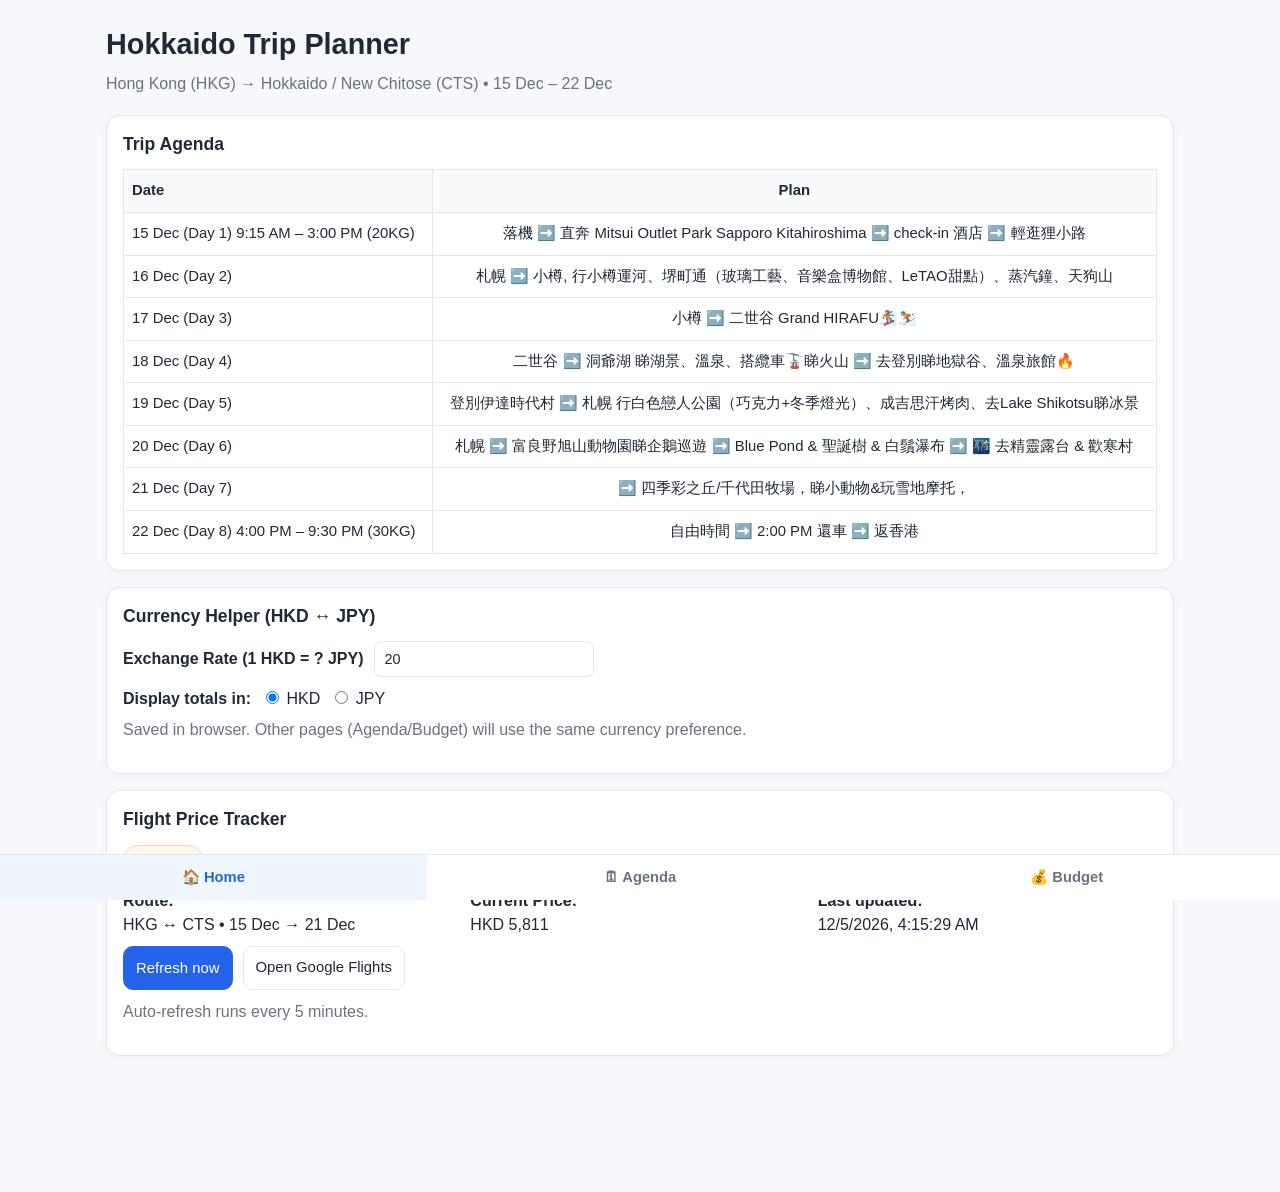
<file: index.html>
<!DOCTYPE html>
<html lang="en">
<head>
  <meta charset="UTF-8" />
  <meta name="viewport" content="width=device-width, initial-scale=1.0" />
  <meta name="theme-color" content="#2563eb" />
  <link rel="manifest" href="./manifest.json" />
  <title>Hokkaido Trip Planner • Home</title>

  <style>
    :root{
      --bg:#f7f8fb;
      --card:#ffffff;
      --text:#1f2937;
      --muted:#6b7280;
      --line:#e5e7eb;
      --brand:#2563eb;
      --brand-soft:#eff6ff;
    }

    *{box-sizing:border-box}

    body{
      margin:0;
      background:var(--bg);
      color:var(--text);
      font-family:Arial, Helvetica, sans-serif;
      line-height:1.45;
      padding-bottom:calc(72px + env(safe-area-inset-bottom));
    }

    .container{
      max-width:1100px;
      margin:24px auto;
      padding:0 16px 24px;
    }

    h1{margin:0 0 6px;font-size:1.8rem}
    .subtitle{color:var(--muted); margin-bottom:20px}

    .card{
      background:var(--card);
      border:1px solid var(--line);
      border-radius:14px;
      padding:16px;
      margin-bottom:16px;
      box-shadow:0 2px 8px rgba(0,0,0,0.03);
    }

    h2{
      font-size:1.1rem;
      margin:0 0 12px;
    }

    table{
      width:100%;
      border-collapse:collapse;
      font-size:0.93rem;
    }
    th, td{
      border:1px solid var(--line);
      padding:10px 8px;
      text-align:center;
      vertical-align:middle;
      white-space:nowrap;
    }
    th{
      background:#f9fafb;
      font-weight:700;
    }
    td:first-child, th:first-child{
      text-align:left;
      min-width:180px;
    }

    select, button, a.btn, input{
      border:1px solid var(--line);
      border-radius:10px;
      padding:10px 12px;
      font-size:0.93rem;
      background:#fff;
      color:var(--text);
      text-decoration:none;
      display:inline-block;
    }

    button, a.btn, select{
      cursor:pointer;
      min-height:44px;
    }

    button.primary{
      background:var(--brand);
      color:#fff;
      border-color:var(--brand);
    }

    :focus-visible{
      outline:3px solid #93c5fd;
      outline-offset:2px;
    }

    .row{
      display:flex;
      gap:10px;
      flex-wrap:wrap;
      align-items:center;
    }

    .muted{color:var(--muted)}

    .flight-status{
      display:inline-block;
      font-size:0.8rem;
      padding:4px 8px;
      border-radius:999px;
      background:#fff7ed;
      color:#9a3412;
      border:1px solid #fed7aa;
      margin-bottom:8px;
    }

    .flight-grid{
      display:grid;
      grid-template-columns:repeat(auto-fit,minmax(180px,1fr));
      gap:8px;
      margin:8px 0 10px;
    }

    input[type="number"]{
      width:100%;
      padding:9px 10px;
      border:1px solid var(--line);
      border-radius:8px;
      font-size:0.9rem;
    }

    /* Bottom Nav */
    .bottom-nav{
      position:fixed;
      left:0;
      right:0;
      bottom:0;
      display:grid;
      grid-template-columns:repeat(3,1fr);
      background:#fff;
      border-top:1px solid var(--line);
      z-index:999;
      padding-bottom:env(safe-area-inset-bottom);
    }

    .bottom-nav a{
      text-align:center;
      padding:12px 6px;
      text-decoration:none;
      color:#6b7280;
      font-weight:600;
      font-size:0.92rem;
    }

    .bottom-nav a.active{
      color:var(--brand);
      background:var(--brand-soft);
    }

    @media (max-width:640px){
      .row > *{width:100%}
      button, a.btn, select{width:100%}
      th, td{white-space:normal}
      td:first-child, th:first-child{min-width:unset}
    }
  </style>
</head>
<body data-page="home">
  <div class="container">
    <h1>Hokkaido Trip Planner</h1>
    <div class="subtitle">Hong Kong (HKG) → Hokkaido / New Chitose (CTS) • 15 Dec – 22 Dec</div>

    <!-- 1) Trip Agenda -->
    <section class="card">
      <h2>Trip Agenda</h2>
      <table>
        <thead>
          <tr><th>Date</th><th>Plan</th></tr>
        </thead>
        <tbody>
          <tr><td>15 Dec (Day 1) 9:15 AM – 3:00 PM (20KG)</td><td>落機 ➡️ 直奔 Mitsui Outlet Park Sapporo Kitahiroshima ➡️ check-in 酒店 ➡️ 輕逛狸小路</td></tr>
          <tr><td>16 Dec (Day 2)</td><td>札幌 ➡️ 小樽, 行小樽運河、堺町通（玻璃工藝、音樂盒博物館、LeTAO甜點）、蒸汽鐘、天狗山</td></tr>
          <tr><td>17 Dec (Day 3)</td><td>小樽 ➡️ 二世谷 Grand HIRAFU🏂⛷️</td></tr>
          <tr><td>18 Dec (Day 4)</td><td>二世谷 ➡️ 洞爺湖 睇湖景、溫泉、搭纜車🚡睇火山 ➡️ 去登別睇地獄谷、溫泉旅館🔥</td></tr>
          <tr><td>19 Dec (Day 5)</td><td>登別伊達時代村 ➡️ 札幌 行白色戀人公園（巧克力+冬季燈光）、成吉思汗烤肉、去Lake Shikotsu睇冰景</td></tr>
          <tr><td>20 Dec (Day 6)</td><td>札幌 ➡️ 富良野旭山動物園睇企鵝巡遊 ➡️ Blue Pond & 聖誕樹 & 白鬚瀑布 ➡️ 🌃 去精靈露台 & 歡寒村</td></tr>
          <tr><td>21 Dec (Day 7)</td><td>➡️ 四季彩之丘/千代田牧場，睇小動物&玩雪地摩托，</td></tr>
          <tr><td>22 Dec (Day 8) 4:00 PM – 9:30 PM (30KG)</td><td>自由時間 ➡️ 2:00 PM 還車 ➡️ 返香港</td></tr>
        </tbody>
      </table>
    </section>

    <!-- 2) Currency Helper -->
    <section class="card">
      <h2>Currency Helper (HKD ↔ JPY)</h2>
      <div class="row">
        <label for="fxRate"><strong>Exchange Rate (1 HKD = ? JPY)</strong></label>
        <input id="fxRate" type="number" min="0.01" step="0.0001" value="20" style="max-width:220px;" aria-label="Exchange rate from HKD to JPY" />
      </div>

      <div class="row" style="margin-top:10px;">
        <strong>Display totals in:</strong>
        <label><input type="radio" name="displayCurrency" value="HKD" checked /> HKD</label>
        <label><input type="radio" name="displayCurrency" value="JPY" /> JPY</label>
      </div>

      <p class="muted" style="margin-top:8px;">
        Saved in browser. Other pages (Agenda/Budget) will use the same currency preference.
      </p>
    </section>

    <!-- 3) Flight Price Tracker -->
    <section class="card">
      <h2>Flight Price Tracker</h2>
      <div id="flightStatus" class="flight-status" role="status" aria-live="polite">Not connected</div>

      <div class="flight-grid">
        <div><strong>Route:</strong><br>HKG ↔ CTS • 15 Dec → 21 Dec</div>
        <div><strong>Current Price:</strong><br><span id="flightPrice">HKD --</span></div>
        <div><strong>Last updated:</strong><br><span id="flightUpdated">--</span></div>
      </div>

      <div class="row">
        <button id="refreshFlight" class="primary" aria-label="Refresh flight price now">Refresh now</button>
        <a class="btn" target="_blank" rel="noopener noreferrer" href="https://www.google.com/travel/flights">Open Google Flights</a>
      </div>

      <p class="muted" style="margin-top:10px;">
        Auto-refresh runs every 5 minutes.
      </p>
    </section>
  </div>

  <!-- Bottom Navigation -->
  <nav class="bottom-nav" aria-label="Bottom Navigation">
    <a href="./index.html" data-page="home" class="active">🏠 Home</a>
    <a href="./agenda.html" data-page="agenda">🗓 Agenda</a>
    <a href="./budget.html" data-page="budget">💰 Budget</a>
  </nav>

  <script>
    // -----------------------------
    // Storage keys
    // -----------------------------
    const FX_KEY = "hokkaido_trip_fx_v1";

    // -----------------------------
    // Helpers
    // -----------------------------
    function readJSON(key, fallback) {
      try {
        const raw = localStorage.getItem(key);
        return raw ? JSON.parse(raw) : fallback;
      } catch {
        return fallback;
      }
    }

    function writeJSON(key, data) {
      localStorage.setItem(key, JSON.stringify(data));
    }

    function hkd(v) {
      return "HKD " + (Number(v) || 0).toLocaleString(undefined, { maximumFractionDigits: 2 });
    }

    function jpy(v) {
      return "JPY " + Math.round(Number(v) || 0).toLocaleString();
    }

    // -----------------------------
    // Currency helper
    // -----------------------------
    const fxRateInput = document.getElementById("fxRate");
    const displayCurrencyRadios = Array.from(document.querySelectorAll("input[name='displayCurrency']"));

    let fxState = readJSON(FX_KEY, { rate: 20, display: "HKD" });
    fxRateInput.value = fxState.rate || 20;
    displayCurrencyRadios.forEach(r => r.checked = r.value === (fxState.display || "HKD"));

    function fxRate() {
      return Math.max(0.0001, Number(fxRateInput.value) || 20);
    }

    function displayCurrency() {
      const selected = displayCurrencyRadios.find(r => r.checked);
      return selected ? selected.value : "HKD";
    }

    function jpyFromHkd(hkdValue) {
      return (Number(hkdValue) || 0) * fxRate();
    }

    function displayMoney(hkdValue) {
      return displayCurrency() === "JPY"
        ? jpy(jpyFromHkd(hkdValue))
        : hkd(hkdValue);
    }

    function saveFxState() {
      writeJSON(FX_KEY, {
        rate: fxRate(),
        display: displayCurrency()
      });
    }

    // -----------------------------
    // Flight tracker
    // -----------------------------
    const FLIGHT_API_ENDPOINT = "./flight.json";
    const AUTO_REFRESH_MS = 24 * 60 * 60 * 1000;

    const flightStatus = document.getElementById("flightStatus");
    const flightPrice = document.getElementById("flightPrice");
    const flightUpdated = document.getElementById("flightUpdated");
    const refreshFlightBtn = document.getElementById("refreshFlight");

    let lastFlightPriceHKD = null;

    function renderFlightPrice() {
      flightPrice.textContent =
        lastFlightPriceHKD == null ? "HKD --" : displayMoney(lastFlightPriceHKD);
    }

    async function refreshFlightPrice() {
      try {
        flightStatus.textContent = "Loading...";
        const res = await fetch(`${FLIGHT_API_ENDPOINT}?t=${Date.now()}`, { cache: "no-store" });
        if (!res.ok) throw new Error("HTTP " + res.status);

        const data = await res.json();
        lastFlightPriceHKD = Number(data.priceHKD ?? 0);

        renderFlightPrice();
        flightUpdated.textContent = data.updatedAt ?? new Date().toLocaleString();
        flightStatus.textContent = "Connected";
      } catch (e) {
        flightStatus.textContent = "Error";
      }
    }

    // FX changes should only re-render price display, not re-fetch API
    fxRateInput.addEventListener("input", () => {
      saveFxState();
      renderFlightPrice();
    });

    displayCurrencyRadios.forEach(r => {
      r.addEventListener("change", () => {
        saveFxState();
        renderFlightPrice();
      });
    });

    refreshFlightBtn.addEventListener("click", refreshFlightPrice);

    setInterval(refreshFlightPrice, AUTO_REFRESH_MS);

    document.addEventListener("visibilitychange", () => {
      if (!document.hidden) refreshFlightPrice();
    });

    // initial
    renderFlightPrice();
    refreshFlightPrice();

    // -----------------------------
    // PWA service worker
    // -----------------------------
    if ("serviceWorker" in navigator) {
      window.addEventListener("load", () => {
        navigator.serviceWorker
          .register("./service-worker.js")
          .catch(err => console.warn("Service Worker registration failed:", err));
      });
    }
  </script>
</body>
</html>
</file>
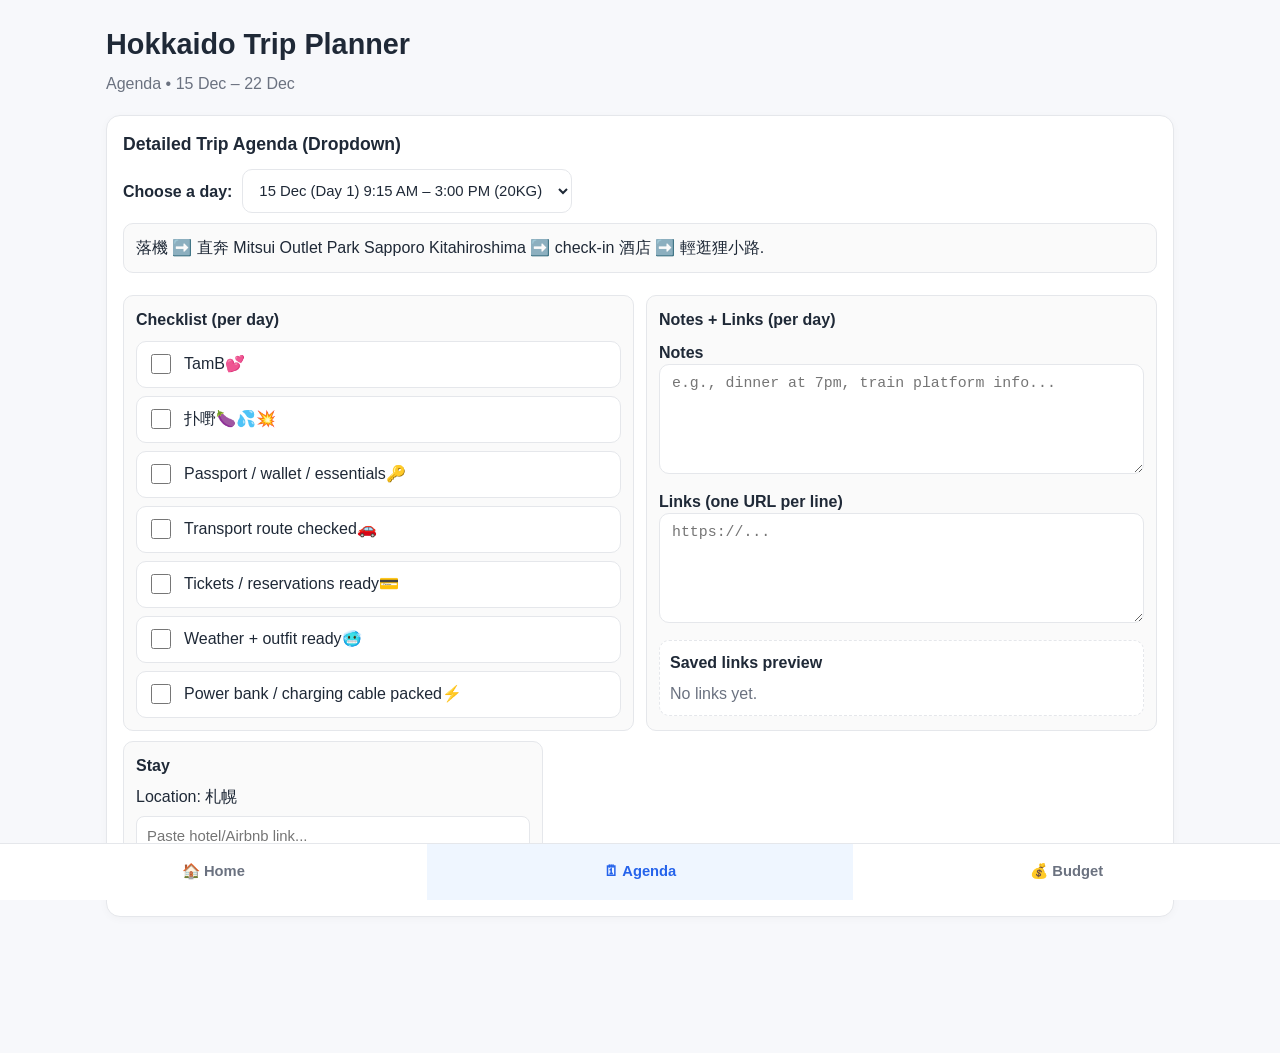
<file: agenda.html>
<!DOCTYPE html>
<html lang="en">
<head>
  <meta charset="UTF-8" />
  <meta name="viewport" content="width=device-width, initial-scale=1.0" />
  <meta name="theme-color" content="#2563eb" />
  <link rel="manifest" href="./manifest.json" />
  <title>Hokkaido Trip Planner • Agenda</title>
  <style>
    :root{
      --bg:#f7f8fb;
      --card:#ffffff;
      --text:#1f2937;
      --muted:#6b7280;
      --line:#e5e7eb;
      --brand:#2563eb;
      --brand-soft:#eff6ff;
    }
    *{box-sizing:border-box}
    body{
      margin:0;
      background:var(--bg);
      color:var(--text);
      font-family:Arial, Helvetica, sans-serif;
      line-height:1.45;
      padding-bottom:calc(72px + env(safe-area-inset-bottom));
    }
    .container{
      max-width:1100px;
      margin:24px auto;
      padding:0 16px 24px;
    }
    h1{margin:0 0 6px;font-size:1.8rem}
    .subtitle{color:var(--muted); margin-bottom:20px}
    .card{
      background:var(--card);
      border:1px solid var(--line);
      border-radius:14px;
      padding:16px;
      margin-bottom:16px;
      box-shadow:0 2px 8px rgba(0,0,0,0.03);
    }
    h2{
      font-size:1.1rem;
      margin:0 0 12px;
    }
    .row{
      display:flex;
      gap:10px;
      flex-wrap:wrap;
      align-items:center;
    }
    .muted{color:var(--muted)}
    select, textarea, input{
      border:1px solid var(--line);
      border-radius:10px;
      padding:10px 12px;
      font-size:0.93rem;
      background:#fff;
      color:var(--text);
    }
    select{
      min-height:44px;
      cursor:pointer;
      min-width:220px;
    }
    textarea{
      width:100%;
      min-height:110px;
      resize:vertical;
    }
    .detail-box{
      margin-top:10px;
      padding:12px;
      border:1px solid var(--line);
      border-radius:10px;
      background:#fafafa;
    }
    .two-col{
      display:grid;
      grid-template-columns:1fr;
      gap:12px;
      margin-top:12px;
    }
    .checklist-list{
      margin:0;
      padding:0;
      list-style:none;
      display:grid;
      gap:8px;
    }
    .check-item{
      display:flex;
      align-items:flex-start;
      gap:10px;
      background:#fff;
      border:1px solid var(--line);
      border-radius:10px;
      padding:10px;
    }
    .check-item input[type="checkbox"]{
      width:20px;
      height:20px;
      margin-top:2px;
      accent-color:var(--brand);
    }
    .saved-links{
      margin-top:10px;
      padding:10px;
      background:#fff;
      border:1px dashed var(--line);
      border-radius:10px;
    }
    .saved-links ul{
      margin:8px 0 0;
      padding-left:18px;
    }
    .saved-links a{
      color:var(--brand);
      text-decoration:none;
      word-break:break-all;
    }
    :focus-visible{
      outline:3px solid #93c5fd;
      outline-offset:2px;
    }
    .bottom-nav{
      position:fixed;
      left:0;
      right:0;
      bottom:0;
      display:grid;
      grid-template-columns:repeat(3, 1fr);
      background:#fff;
      border-top:1px solid var(--line);
      z-index:999;
      padding-bottom:env(safe-area-inset-bottom);
    }
    .bottom-nav a{
      text-align:center;
      padding:12px 6px;
      text-decoration:none;
      color:var(--muted);
      font-weight:600;
      font-size:0.92rem;
      min-height:56px;
      display:flex;
      align-items:center;
      justify-content:center;
    }
    .bottom-nav a.active{
      color:var(--brand);
      background:var(--brand-soft);
    }
    @media (min-width:700px){
      .two-col{grid-template-columns:1fr 1fr;}
    }
    @media (max-width:640px){
      .row > *{width:100%}
      select{width:100%}
    }
  </style>
</head>
<body data-page="agenda">
  <div class="container">
    <h1>Hokkaido Trip Planner</h1>
    <div class="subtitle">Agenda • 15 Dec – 22 Dec</div>

    <section class="card">
      <h2>Detailed Trip Agenda (Dropdown)</h2>

      <div class="row">
        <label for="daySelect"><strong>Choose a day:</strong></label>
        <select id="daySelect" aria-label="Choose day for detail, checklist and notes">
          <option value="d1">15 Dec (Day 1) 9:15 AM – 3:00 PM (20KG)</option>
          <option value="d2">16 Dec (Day 2)</option>
          <option value="d3">17 Dec (Day 3)</option>
          <option value="d4">18 Dec (Day 4)</option>
          <option value="d5">19 Dec (Day 5)</option>
          <option value="d6">20 Dec (Day 6)</option>
          <option value="d7">21 Dec (Day 7)</option>
          <option value="d8">22 Dec (Day 8) 4:00 PM – 9:30 PM (30KG)</option>
        </select>
      </div>

      <div id="dayDetail" class="detail-box" aria-live="polite"></div>

      <div class="two-col">
        <div class="detail-box">
          <strong>Checklist (per day)</strong>
          <ul id="checklistContainer" class="checklist-list" style="margin-top:10px;"></ul>
        </div>

        <div class="detail-box">
          <strong>Notes + Links (per day)</strong>
          <div style="margin-top:10px;">
            <label for="dayNotes"><strong>Notes</strong></label>
            <textarea id="dayNotes" placeholder="e.g., dinner at 7pm, train platform info..."></textarea>
          </div>
          <div style="margin-top:10px;">
            <label for="dayLinks"><strong>Links (one URL per line)</strong></label>
            <textarea id="dayLinks" placeholder="https://..."></textarea>
          </div>
          <div class="saved-links" id="savedLinksPreview">
            <strong>Saved links preview</strong>
            <ul id="savedLinksList"></ul>
            <div id="noLinks" class="muted" style="margin-top:6px;">No links yet.</div>
          </div>
        </div>
      </div>

      <!-- Tiny Stay Box -->
      <div class="detail-box" style="max-width:420px;">
        <strong>Stay</strong>
        <div style="margin-top:8px;">
          Location: <span id="stayLocation">-</span>
        </div>
        <div style="margin-top:8px;">
          <input
            id="hotelLink"
            type="url"
            placeholder="Paste hotel/Airbnb link..."
            style="width:100%; min-height:40px; border:1px solid var(--line); border-radius:8px; padding:8px 10px;"
          />
        </div>
        <div id="hotelPreview" style="margin-top:8px;"></div>
      </div>
    </section>
  </div>

  <nav class="bottom-nav" aria-label="Bottom navigation">
    <a href="./index.html" data-page="home">🏠 Home</a>
    <a href="./agenda.html" data-page="agenda">🗓 Agenda</a>
    <a href="./budget.html" data-page="budget">💰 Budget</a>
  </nav>

  <script>
    // -----------------------------
    // Storage keys
    // -----------------------------
    const CHECKLIST_KEY = "hokkaido_trip_checklist_v1";
    const NOTES_KEY = "hokkaido_trip_notes_v1";
    const AGENDA_DAY_KEY = "hokkaido_trip_selected_day_v1";
    const HOTEL_LINK_KEY = "hokkaido_trip_hotel_links_v1";

    // -----------------------------
    // Data
    // -----------------------------
    const agendaDetails = {
      d1: "落機 ➡️ 直奔 Mitsui Outlet Park Sapporo Kitahiroshima ➡️ check-in 酒店 ➡️ 輕逛狸小路.",
      d2: "札幌 ➡️ 小樽, 行小樽運河、堺町通（玻璃工藝、音樂盒博物館、LeTAO甜點）、蒸汽鐘、雪之燈路.",
      d3: "小樽 ➡️ 二世谷 Grand HIRAFU🏂⛷️",
      d4: "二世谷 ➡️ 洞爺湖 睇湖景、溫泉、搭纜車🚡睇火山 ➡️ 去登別睇地獄谷、溫泉旅館🔥",
      d5: "登別伊達時代村 ➡️ 札幌 行白色戀人公園（巧克力+冬季燈光）、成吉思汗烤肉、去Lake Shikotsu睇冰景",
      d6: "札幌 ➡️ 富良野旭山動物園睇企鵝巡遊 ➡️ Blue Pond & 聖誕樹 & 白鬚瀑布 ➡️ 🌃 去精靈露台 & 歡寒村",
      d7: "➡️四季彩之丘/千代田牧場，睇小動物&玩雪地摩托",
      d8: "返札幌自由時間 ➡️ 還車 ➡️ 返香港"
    };

    const dayLabels = {
      d1: "15 Dec (Day 1)",
      d2: "16 Dec (Day 2)",
      d3: "17 Dec (Day 3)",
      d4: "18 Dec (Day 4)",
      d5: "19 Dec (Day 5)",
      d6: "20 Dec (Day 6)",
      d7: "21 Dec (Day 7)",
      d8: "22 Dec (Day 8)"
    };

    const dayLocation = {
      d1: "札幌",
      d2: "小樽",
      d3: "二世谷",
      d4: "洞爺湖 / 登別",
      d5: "登別 / 札幌",
      d6: "富良野 / 旭川",
      d7: "美瑛 / 札幌",
      d8: "札幌"
    };

    const defaultChecklistItems = [
      "TamB💕",
      "扑嘢🍆💦💥",
      "Passport / wallet / essentials🔑",
      "Transport route checked🚗",
      "Tickets / reservations ready💳",
      "Weather + outfit ready🥶",
      "Power bank / charging cable packed⚡"
    ];

    // -----------------------------
    // Elements
    // -----------------------------
    const daySelect = document.getElementById("daySelect");
    const dayDetail = document.getElementById("dayDetail");
    const checklistContainer = document.getElementById("checklistContainer");
    const dayNotes = document.getElementById("dayNotes");
    const dayLinks = document.getElementById("dayLinks");
    const savedLinksList = document.getElementById("savedLinksList");
    const noLinks = document.getElementById("noLinks");

    const stayLocation = document.getElementById("stayLocation");
    const hotelLink = document.getElementById("hotelLink");
    const hotelPreview = document.getElementById("hotelPreview");

    // -----------------------------
    // Helpers
    // -----------------------------
    function readJSON(key, fallback) {
      try {
        const raw = localStorage.getItem(key);
        return raw ? JSON.parse(raw) : fallback;
      } catch {
        return fallback;
      }
    }

    function writeJSON(key, data) {
      localStorage.setItem(key, JSON.stringify(data));
    }

    function currentDayKey() {
      return daySelect.value;
    }

    function initBottomNav() {
      const page = document.body.dataset.page;
      document.querySelectorAll(".bottom-nav a").forEach(a => {
        if (a.dataset.page === page) a.classList.add("active");
      });
    }

    // -----------------------------
    // Render functions
    // -----------------------------
    function renderDayDetail() {
      dayDetail.textContent = agendaDetails[currentDayKey()] || "";
    }

    function renderChecklistAndNotes() {
      const d = currentDayKey();

      // checklist
      const allChecklist = readJSON(CHECKLIST_KEY, {});
      const dayState = allChecklist[d] || defaultChecklistItems.map(() => false);
      checklistContainer.innerHTML = "";

      defaultChecklistItems.forEach((item, idx) => {
        const li = document.createElement("li");
        li.className = "check-item";

        const cb = document.createElement("input");
        cb.type = "checkbox";
        cb.checked = !!dayState[idx];
        cb.setAttribute("aria-label", `${item} for ${dayLabels[d]}`);
        cb.addEventListener("change", () => {
          const latest = readJSON(CHECKLIST_KEY, {});
          const arr = latest[d] || defaultChecklistItems.map(() => false);
          arr[idx] = cb.checked;
          latest[d] = arr;
          writeJSON(CHECKLIST_KEY, latest);
        });

        const text = document.createElement("span");
        text.textContent = item;

        li.appendChild(cb);
        li.appendChild(text);
        checklistContainer.appendChild(li);
      });

      // notes + links
      const allNotes = readJSON(NOTES_KEY, {});
      dayNotes.value = allNotes[d]?.notes || "";
      dayLinks.value = allNotes[d]?.links || "";
      renderLinksPreview(dayLinks.value);
    }

    function renderLinksPreview(rawText) {
      savedLinksList.innerHTML = "";
      const lines = (rawText || "")
        .split("\n")
        .map(s => s.trim())
        .filter(Boolean);

      if (!lines.length) {
        noLinks.style.display = "block";
        return;
      }

      noLinks.style.display = "none";
      lines.forEach(url => {
        const li = document.createElement("li");
        const a = document.createElement("a");
        let href = url;
        if (!/^https?:\/\//i.test(href)) href = "https://" + href;
        a.href = href;
        a.target = "_blank";
        a.rel = "noopener noreferrer";
        a.textContent = url;
        li.appendChild(a);
        savedLinksList.appendChild(li);
      });
    }

    function saveNotesForCurrentDay() {
      const d = currentDayKey();
      const allNotes = readJSON(NOTES_KEY, {});
      allNotes[d] = {
        notes: dayNotes.value,
        links: dayLinks.value
      };
      writeJSON(NOTES_KEY, allNotes);
    }

    function renderStayMini() {
      const d = currentDayKey();
      stayLocation.textContent = dayLocation[d] || "-";

      const allLinks = readJSON(HOTEL_LINK_KEY, {});
      const link = allLinks[d] || "";
      hotelLink.value = link;

      if (!link.trim()) {
        hotelPreview.innerHTML = '<span class="muted">No hotel link yet.</span>';
        return;
      }

      let href = link.trim();
      if (!/^https?:\/\//i.test(href)) href = "https://" + href;

      hotelPreview.innerHTML = `<a href="${href}" target="_blank" rel="noopener noreferrer">Open hotel link</a>`;
    }

    // -----------------------------
    // Events
    // -----------------------------
    daySelect.addEventListener("change", () => {
      localStorage.setItem(AGENDA_DAY_KEY, daySelect.value);
      renderDayDetail();
      renderChecklistAndNotes();
      renderStayMini();
    });

    dayNotes.addEventListener("input", saveNotesForCurrentDay);
    dayLinks.addEventListener("input", () => {
      saveNotesForCurrentDay();
      renderLinksPreview(dayLinks.value);
    });

    hotelLink.addEventListener("input", () => {
      const d = currentDayKey();
      const allLinks = readJSON(HOTEL_LINK_KEY, {});
      allLinks[d] = hotelLink.value.trim();
      writeJSON(HOTEL_LINK_KEY, allLinks);
      renderStayMini();
    });

    // -----------------------------
    // Init
    // -----------------------------
    (function init() {
      initBottomNav();
      const savedDay = localStorage.getItem(AGENDA_DAY_KEY);
      if (savedDay && agendaDetails[savedDay]) {
        daySelect.value = savedDay;
      }
      renderDayDetail();
      renderChecklistAndNotes();
      renderStayMini();
    })();

    // Optional PWA service worker registration
    if ("serviceWorker" in navigator) {
      window.addEventListener("load", () => {
        navigator.serviceWorker
          .register("./service-worker.js")
          .catch(err => console.warn("Service Worker registration failed:", err));
      });
    }
  </script>
</body>
</html>
</file>
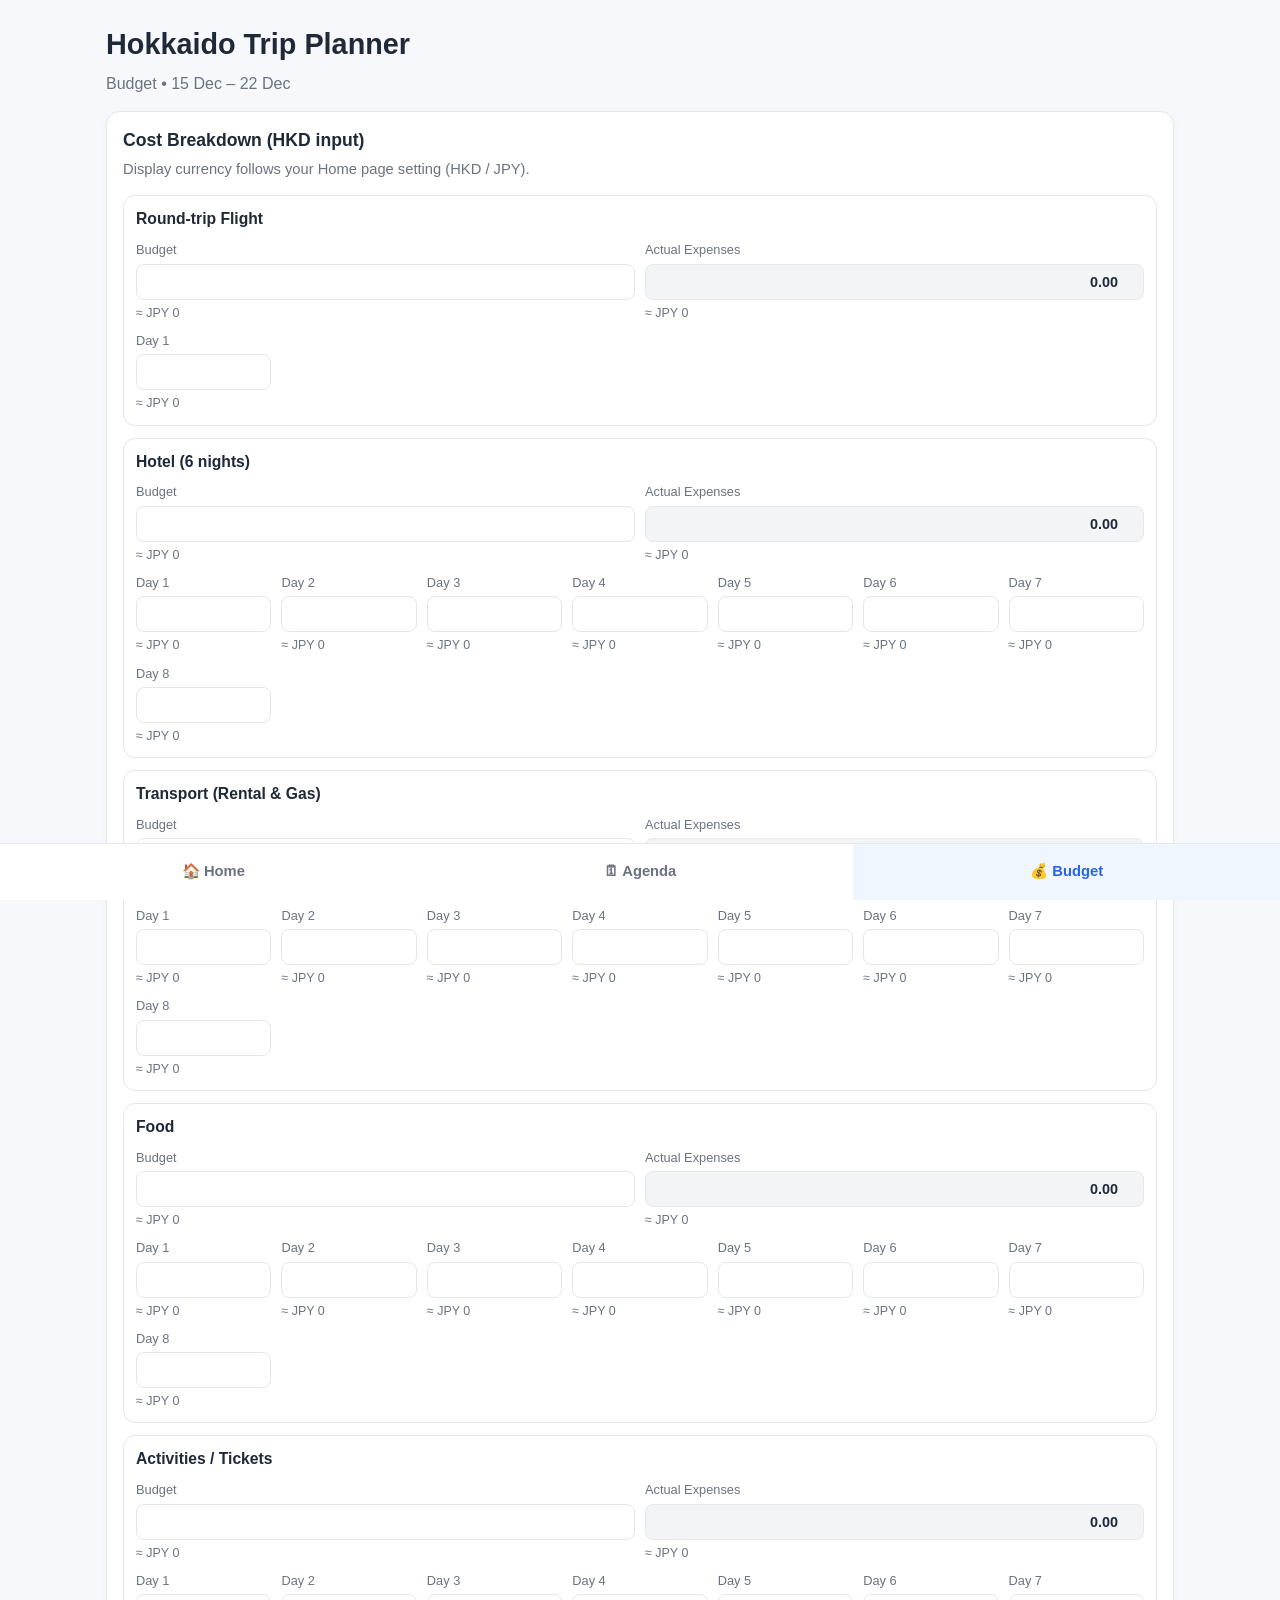
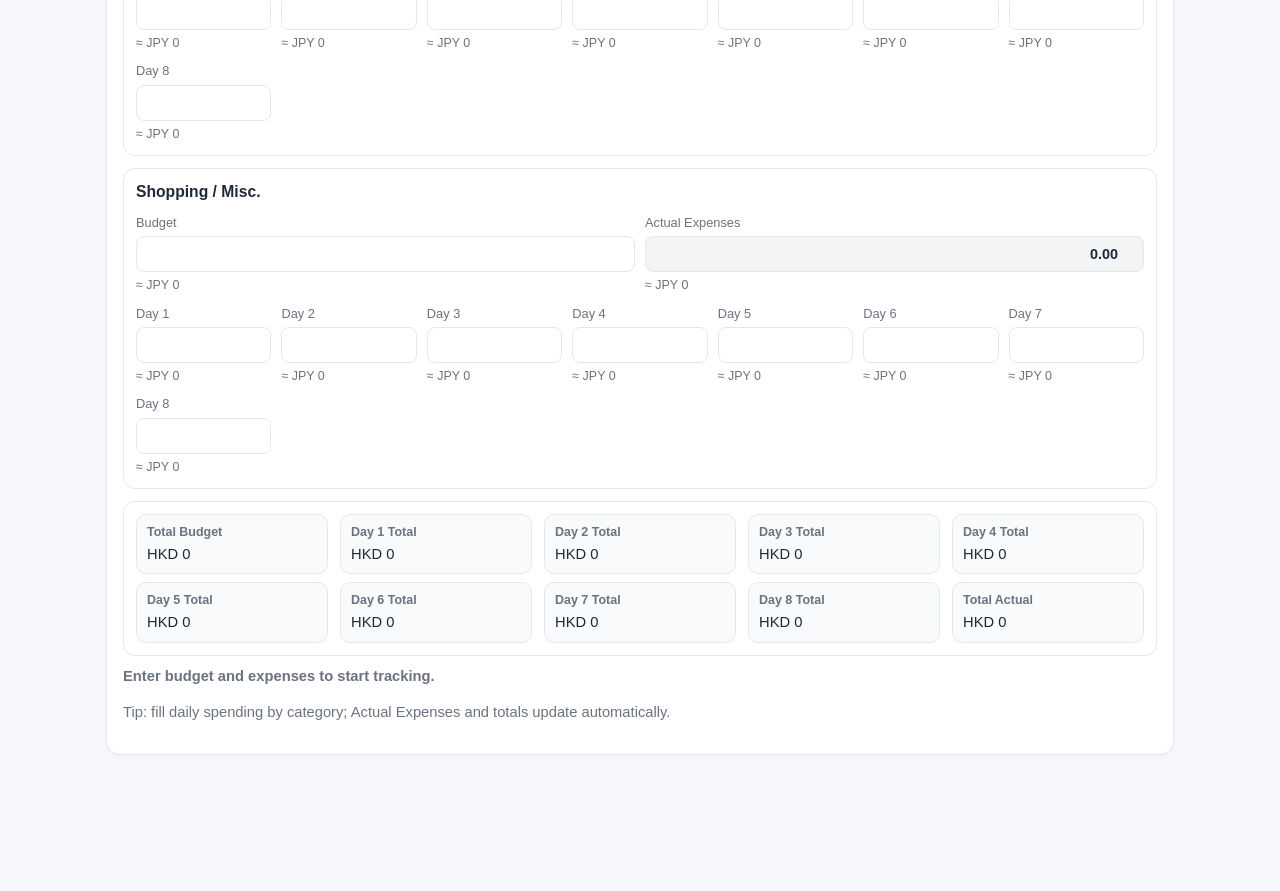
<file: budget.html>
<!DOCTYPE html>
<html lang="en">
<head>
  <meta charset="UTF-8" />
  <meta name="viewport" content="width=device-width, initial-scale=1.0" />
  <meta name="theme-color" content="#2563eb" />
  <link rel="manifest" href="./manifest.json" />
  <title>Hokkaido Trip Planner • Budget</title>
  <style>
    :root{
      --bg:#f7f8fb;
      --card:#ffffff;
      --text:#1f2937;
      --muted:#6b7280;
      --line:#e5e7eb;
      --brand:#2563eb;
      --brand-soft:#eff6ff;
    }
    *{box-sizing:border-box}
    body{
      margin:0;
      background:var(--bg);
      color:var(--text);
      font-family:Arial, Helvetica, sans-serif;
      line-height:1.45;
      padding-bottom:calc(72px + env(safe-area-inset-bottom));
    }
    .container{
      max-width:1100px;
      margin:24px auto;
      padding:0 16px 24px;
    }
    h1{margin:0 0 6px;font-size:1.8rem}
    .subtitle{color:var(--muted); margin-bottom:16px}
    .card{
      background:var(--card);
      border:1px solid var(--line);
      border-radius:14px;
      padding:16px;
      margin-bottom:16px;
      box-shadow:0 2px 8px rgba(0,0,0,0.03);
    }
    h2{font-size:1.1rem; margin:0 0 12px;}
    .muted{color:var(--muted); font-size:0.92rem;}

    input[type="number"]{
      width:100%;
      padding:9px 10px;
      border:1px solid var(--line);
      border-radius:8px;
      font-size:0.9rem;
      text-align:right;
      background:#fff;
      color:var(--text);
    }
    input[readonly]{
      background:#f3f4f6;
      font-weight:600;
    }
    :focus-visible{
      outline:3px solid #93c5fd;
      outline-offset:2px;
    }

    .cost-cards{display:grid; gap:12px;}
    .cost-card{
      border:1px solid var(--line);
      border-radius:12px;
      background:#fff;
      padding:12px;
    }
    .cost-card-header{
      display:flex;
      justify-content:space-between;
      align-items:center;
      gap:10px;
      margin-bottom:10px;
      flex-wrap:wrap;
    }
    .cost-title{font-weight:700; font-size:0.98rem;}

    .cost-top-fields{
      display:grid;
      grid-template-columns:1fr 1fr;
      gap:10px;
      margin-bottom:10px;
    }
    .field label{
      display:block;
      font-size:0.8rem;
      color:var(--muted);
      margin-bottom:4px;
    }

    .day-grid{
      display:grid;
      grid-template-columns:repeat(2, minmax(0,1fr));
      gap:10px;
    }

    .fx-note{
      margin-top:4px;
      font-size:0.78rem;
      color:var(--muted);
    }

    .totals-card{
      margin-top:12px;
      border:1px solid var(--line);
      border-radius:12px;
      background:#fff;
      padding:12px;
    }
    .totals-grid{
      display:grid;
      grid-template-columns:1fr 1fr;
      gap:8px 12px;
      font-size:0.92rem;
    }
    .total-item{
      padding:8px 10px;
      border:1px solid var(--line);
      border-radius:10px;
      background:#f9fafb;
    }
    .total-item strong{
      display:block;
      font-size:0.78rem;
      color:var(--muted);
      margin-bottom:3px;
      font-weight:600;
    }

    .over-budget{
      background:#ffe8e8 !important;
      border-color:#e11d48 !important;
      color:#b91c1c !important;
      font-weight:700;
    }
    .ok-budget{
      background:#ecfdf3 !important;
      border-color:#16a34a !important;
      color:#166534 !important;
      font-weight:600;
    }

    #budgetWarning{
      margin-top:10px;
      font-size:0.92rem;
      font-weight:700;
    }

    /* Bottom nav */
    .bottom-nav{
      position:fixed;
      left:0; right:0; bottom:0;
      display:grid;
      grid-template-columns:repeat(3,1fr);
      background:#fff;
      border-top:1px solid var(--line);
      z-index:999;
      padding-bottom:env(safe-area-inset-bottom);
    }
    .bottom-nav a{
      text-align:center;
      padding:12px 8px;
      text-decoration:none;
      color:var(--muted);
      font-weight:600;
      font-size:0.92rem;
      min-height:56px;
      display:flex;
      align-items:center;
      justify-content:center;
    }
    .bottom-nav a.active{
      color:var(--brand);
      background:var(--brand-soft);
    }

    @media (min-width:700px){
      .day-grid{grid-template-columns:repeat(4, minmax(0,1fr));}
      .totals-grid{grid-template-columns:repeat(3, minmax(0,1fr));}
    }
    @media (min-width:1000px){
      .day-grid{grid-template-columns:repeat(7, minmax(0,1fr));}
      .totals-grid{grid-template-columns:repeat(5, minmax(0,1fr));}
    }
  </style>
</head>
<body>
  <div class="container">
    <h1>Hokkaido Trip Planner</h1>
    <div class="subtitle">Budget • 15 Dec – 22 Dec</div>

    <section class="card">
      <h2>Cost Breakdown (HKD input)</h2>
      <p class="muted" style="margin-top:-6px;">
        Display currency follows your Home page setting (HKD / JPY).
      </p>

      <div id="costTable">
        <div class="cost-cards">

          <!-- 1 -->
          <div class="cost-row cost-card">
            <div class="cost-card-header"><div class="cost-title">Round-trip Flight</div></div>
            <div class="cost-top-fields">
              <div class="field"><label>Budget</label><input type="number" class="budget-input" min="0" step="0.01"></div>
              <div class="field"><label>Actual Expenses</label><input type="number" class="actual-input" readonly></div>
            </div>
            <div class="day-grid">
              <div class="field"><label>Day 1</label><input type="number" class="day-input" min="0" step="0.01"></div>
            </div>
          </div>

          <!-- 2 -->
          <div class="cost-row cost-card">
            <div class="cost-card-header"><div class="cost-title">Hotel (6 nights)</div></div>
            <div class="cost-top-fields">
              <div class="field"><label>Budget</label><input type="number" class="budget-input" min="0" step="0.01"></div>
              <div class="field"><label>Actual Expenses</label><input type="number" class="actual-input" readonly></div>
            </div>
            <div class="day-grid">
              <div class="field"><label>Day 1</label><input type="number" class="day-input" min="0" step="0.01"></div>
              <div class="field"><label>Day 2</label><input type="number" class="day-input" min="0" step="0.01"></div>
              <div class="field"><label>Day 3</label><input type="number" class="day-input" min="0" step="0.01"></div>
              <div class="field"><label>Day 4</label><input type="number" class="day-input" min="0" step="0.01"></div>
              <div class="field"><label>Day 5</label><input type="number" class="day-input" min="0" step="0.01"></div>
              <div class="field"><label>Day 6</label><input type="number" class="day-input" min="0" step="0.01"></div>
              <div class="field"><label>Day 7</label><input type="number" class="day-input" min="0" step="0.01"></div>
              <div class="field"><label>Day 8</label><input type="number" class="day-input" min="0" step="0.01"></div>
            </div>
          </div>

          <!-- 3 -->
          <div class="cost-row cost-card">
            <div class="cost-card-header"><div class="cost-title">Transport (Rental & Gas)</div></div>
            <div class="cost-top-fields">
              <div class="field"><label>Budget</label><input type="number" class="budget-input" min="0" step="0.01"></div>
              <div class="field"><label>Actual Expenses</label><input type="number" class="actual-input" readonly></div>
            </div>
            <div class="day-grid">
              <div class="field"><label>Day 1</label><input type="number" class="day-input" min="0" step="0.01"></div>
              <div class="field"><label>Day 2</label><input type="number" class="day-input" min="0" step="0.01"></div>
              <div class="field"><label>Day 3</label><input type="number" class="day-input" min="0" step="0.01"></div>
              <div class="field"><label>Day 4</label><input type="number" class="day-input" min="0" step="0.01"></div>
              <div class="field"><label>Day 5</label><input type="number" class="day-input" min="0" step="0.01"></div>
              <div class="field"><label>Day 6</label><input type="number" class="day-input" min="0" step="0.01"></div>
              <div class="field"><label>Day 7</label><input type="number" class="day-input" min="0" step="0.01"></div>
              <div class="field"><label>Day 8</label><input type="number" class="day-input" min="0" step="0.01"></div>
            </div>
          </div>

          <!-- 4 -->
          <div class="cost-row cost-card">
            <div class="cost-card-header"><div class="cost-title">Food</div></div>
            <div class="cost-top-fields">
              <div class="field"><label>Budget</label><input type="number" class="budget-input" min="0" step="0.01"></div>
              <div class="field"><label>Actual Expenses</label><input type="number" class="actual-input" readonly></div>
            </div>
            <div class="day-grid">
              <div class="field"><label>Day 1</label><input type="number" class="day-input" min="0" step="0.01"></div>
              <div class="field"><label>Day 2</label><input type="number" class="day-input" min="0" step="0.01"></div>
              <div class="field"><label>Day 3</label><input type="number" class="day-input" min="0" step="0.01"></div>
              <div class="field"><label>Day 4</label><input type="number" class="day-input" min="0" step="0.01"></div>
              <div class="field"><label>Day 5</label><input type="number" class="day-input" min="0" step="0.01"></div>
              <div class="field"><label>Day 6</label><input type="number" class="day-input" min="0" step="0.01"></div>
              <div class="field"><label>Day 7</label><input type="number" class="day-input" min="0" step="0.01"></div>
              <div class="field"><label>Day 8</label><input type="number" class="day-input" min="0" step="0.01"></div>
            </div>
          </div>

          <!-- 5 -->
          <div class="cost-row cost-card">
            <div class="cost-card-header"><div class="cost-title">Activities / Tickets</div></div>
            <div class="cost-top-fields">
              <div class="field"><label>Budget</label><input type="number" class="budget-input" min="0" step="0.01"></div>
              <div class="field"><label>Actual Expenses</label><input type="number" class="actual-input" readonly></div>
            </div>
            <div class="day-grid">
              <div class="field"><label>Day 1</label><input type="number" class="day-input" min="0" step="0.01"></div>
              <div class="field"><label>Day 2</label><input type="number" class="day-input" min="0" step="0.01"></div>
              <div class="field"><label>Day 3</label><input type="number" class="day-input" min="0" step="0.01"></div>
              <div class="field"><label>Day 4</label><input type="number" class="day-input" min="0" step="0.01"></div>
              <div class="field"><label>Day 5</label><input type="number" class="day-input" min="0" step="0.01"></div>
              <div class="field"><label>Day 6</label><input type="number" class="day-input" min="0" step="0.01"></div>
              <div class="field"><label>Day 7</label><input type="number" class="day-input" min="0" step="0.01"></div>
              <div class="field"><label>Day 8</label><input type="number" class="day-input" min="0" step="0.01"></div>
            </div>
          </div>

          <!-- 6 -->
          <div class="cost-row cost-card">
            <div class="cost-card-header"><div class="cost-title">Shopping / Misc.</div></div>
            <div class="cost-top-fields">
              <div class="field"><label>Budget</label><input type="number" class="budget-input" min="0" step="0.01"></div>
              <div class="field"><label>Actual Expenses</label><input type="number" class="actual-input" readonly></div>
            </div>
            <div class="day-grid">
              <div class="field"><label>Day 1</label><input type="number" class="day-input" min="0" step="0.01"></div>
              <div class="field"><label>Day 2</label><input type="number" class="day-input" min="0" step="0.01"></div>
              <div class="field"><label>Day 3</label><input type="number" class="day-input" min="0" step="0.01"></div>
              <div class="field"><label>Day 4</label><input type="number" class="day-input" min="0" step="0.01"></div>
              <div class="field"><label>Day 5</label><input type="number" class="day-input" min="0" step="0.01"></div>
              <div class="field"><label>Day 6</label><input type="number" class="day-input" min="0" step="0.01"></div>
              <div class="field"><label>Day 7</label><input type="number" class="day-input" min="0" step="0.01"></div>
              <div class="field"><label>Day 8</label><input type="number" class="day-input" min="0" step="0.01"></div>
            </div>
          </div>

        </div>
      </div>

      <div class="totals-card">
        <div class="totals-grid">
          <div class="total-item"><strong>Total Budget</strong><span id="totalBudget">HKD 0</span></div>
          <div class="total-item"><strong>Day 1 Total</strong><span id="totalDay1">HKD 0</span></div>
          <div class="total-item"><strong>Day 2 Total</strong><span id="totalDay2">HKD 0</span></div>
          <div class="total-item"><strong>Day 3 Total</strong><span id="totalDay3">HKD 0</span></div>
          <div class="total-item"><strong>Day 4 Total</strong><span id="totalDay4">HKD 0</span></div>
          <div class="total-item"><strong>Day 5 Total</strong><span id="totalDay5">HKD 0</span></div>
          <div class="total-item"><strong>Day 6 Total</strong><span id="totalDay6">HKD 0</span></div>
          <div class="total-item"><strong>Day 7 Total</strong><span id="totalDay7">HKD 0</span></div>
          <div class="total-item"><strong>Day 8 Total</strong><span id="totalDay7">HKD 0</span></div>
          <div class="total-item"><strong>Total Actual</strong><span id="totalActual">HKD 0</span></div>
        </div>
      </div>

      <div id="budgetWarning" role="status" aria-live="polite"></div>
      <p class="muted">Tip: fill daily spending by category; Actual Expenses and totals update automatically.</p>
    </section>
  </div>

  <nav class="bottom-nav" aria-label="Bottom navigation">
    <a href="./index.html">🏠 Home</a>
    <a href="./agenda.html">🗓 Agenda</a>
    <a href="./budget.html" class="active">💰 Budget</a>
  </nav>

  <script>
    // -----------------------------
    // Keys
    // -----------------------------
    const STORAGE_KEY = "hokkaido_trip_budget_v1";
    const FX_KEY = "hokkaido_trip_fx_v1";

    // -----------------------------
    // Helpers
    // -----------------------------
    function readJSON(key, fallback) {
      try {
        const raw = localStorage.getItem(key);
        return raw ? JSON.parse(raw) : fallback;
      } catch {
        return fallback;
      }
    }

    function num(v) { return parseFloat(v) || 0; }

    function fxState() {
      return readJSON(FX_KEY, { rate: 20, display: "HKD" });
    }
    function hkd(v) {
      return "HKD " + (Number(v) || 0).toLocaleString(undefined, { maximumFractionDigits: 2 });
    }
    function jpy(v) {
      return "JPY " + Math.round(Number(v) || 0).toLocaleString();
    }
    function jpyFromHkd(hkdValue) {
      const fx = fxState();
      const rate = Math.max(0.0001, Number(fx.rate) || 20);
      return (Number(hkdValue) || 0) * rate;
    }
    function displayMoney(hkdValue) {
      const fx = fxState();
      return fx.display === "JPY" ? jpy(jpyFromHkd(hkdValue)) : hkd(hkdValue);
    }

    // -----------------------------
    // Cost calculator + budget rule
    // -----------------------------
    const rows = Array.from(document.querySelectorAll(".cost-row"));
    const budgetWarning = document.getElementById("budgetWarning");

    function addFxNote(inputEl) {
      const parent = inputEl.parentElement;
      if (!parent || parent.querySelector(".fx-note")) return;
      const note = document.createElement("div");
      note.className = "fx-note";
      note.textContent = "≈ JPY 0";
      parent.appendChild(note);
    }

    function attachAccessibilityAndFxNotes() {
      rows.forEach((row) => {
        const title = row.querySelector(".cost-title")?.textContent?.trim() || "Category";
        const budgetInput = row.querySelector(".budget-input");
        const actualInput = row.querySelector(".actual-input");
        const dayInputs = Array.from(row.querySelectorAll(".day-input"));

        if (budgetInput) {
          budgetInput.setAttribute("aria-label", `${title} budget in HKD`);
          budgetInput.setAttribute("inputmode", "decimal");
          addFxNote(budgetInput);
        }
        if (actualInput) {
          actualInput.setAttribute("aria-label", `${title} actual expense in HKD`);
          addFxNote(actualInput);
        }
        dayInputs.forEach((input, idx) => {
          input.setAttribute("aria-label", `${title} Day ${idx + 1} expense in HKD`);
          input.setAttribute("inputmode", "decimal");
          addFxNote(input);
        });
      });
    }

    function updateFxNotes() {
      document.querySelectorAll("#costTable .field").forEach(field => {
        const input = field.querySelector("input[type='number']");
        const note = field.querySelector(".fx-note");
        if (!input || !note) return;
        note.textContent = `≈ ${jpy(jpyFromHkd(num(input.value)))}`;
      });
    }

    function updateCosts() {
      let totalBudget = 0;
      let totalActual = 0;
      const dayTotals = [0, 0, 0, 0, 0, 0, 0];

      rows.forEach(row => {
        const budgetInput = row.querySelector(".budget-input");
        const dayInputs = Array.from(row.querySelectorAll(".day-input"));
        const actualInput = row.querySelector(".actual-input");

        const budget = num(budgetInput.value);
        const actual = dayInputs.reduce((sum, input, idx) => {
          const v = num(input.value);
          dayTotals[idx] += v;
          return sum + v;
        }, 0);

        actualInput.value = actual.toFixed(2);
        totalBudget += budget;
        totalActual += actual;

        actualInput.classList.remove("over-budget", "ok-budget");
        if (actual > budget) {
          actualInput.classList.add("over-budget");
        } else if (budget > 0 || actual > 0) {
          actualInput.classList.add("ok-budget");
        }
      });

      document.getElementById("totalBudget").textContent = displayMoney(totalBudget);
      document.getElementById("totalActual").textContent = displayMoney(totalActual);
      for (let i = 0; i < 7; i++) {
        document.getElementById("totalDay" + (i + 1)).textContent = displayMoney(dayTotals[i]);
      }

      if (totalBudget === 0 && totalActual === 0) {
        budgetWarning.style.color = "#6b7280";
        budgetWarning.textContent = "Enter budget and expenses to start tracking.";
      } else if (totalActual > totalBudget) {
        budgetWarning.style.color = "#b91c1c";
        budgetWarning.textContent =
          `⚠ Over budget by ${displayMoney(totalActual - totalBudget)} (Actual: ${displayMoney(totalActual)} / Budget: ${displayMoney(totalBudget)})`;
      } else {
        budgetWarning.style.color = "#166534";
        budgetWarning.textContent = `✅ Within budget. Remaining: ${displayMoney(totalBudget - totalActual)}`;
      }

      updateFxNotes();
    }

    function getEditableCostInputs() {
      return Array.from(document.querySelectorAll("#costTable input[type='number']:not([readonly])"));
    }

    function saveBudgetData() {
      const values = getEditableCostInputs().map(input => input.value);
      localStorage.setItem(STORAGE_KEY, JSON.stringify(values));
    }

    function loadBudgetData() {
      try {
        const raw = localStorage.getItem(STORAGE_KEY);
        if (!raw) return;
        const values = JSON.parse(raw);
        const inputs = getEditableCostInputs();
        inputs.forEach((input, idx) => {
          if (values[idx] !== undefined) input.value = values[idx];
        });
      } catch (e) {
        console.warn("Failed to load budget data:", e);
      }
    }

    // bind input events
    getEditableCostInputs().forEach(input => {
      input.addEventListener("input", () => {
        updateCosts();
        saveBudgetData();
      });
    });

    // refresh display if FX changes in another tab
    window.addEventListener("storage", (e) => {
      if (e.key === FX_KEY) updateCosts();
    });
    document.addEventListener("visibilitychange", () => {
      if (!document.hidden) updateCosts();
    });

    // init
    attachAccessibilityAndFxNotes();
    loadBudgetData();
    updateCosts();

    // optional PWA SW registration
    if ("serviceWorker" in navigator) {
      window.addEventListener("load", () => {
        navigator.serviceWorker.register("./service-worker.js").catch(() => {});
      });
    }
  </script>
</body>
</html>
</file>
